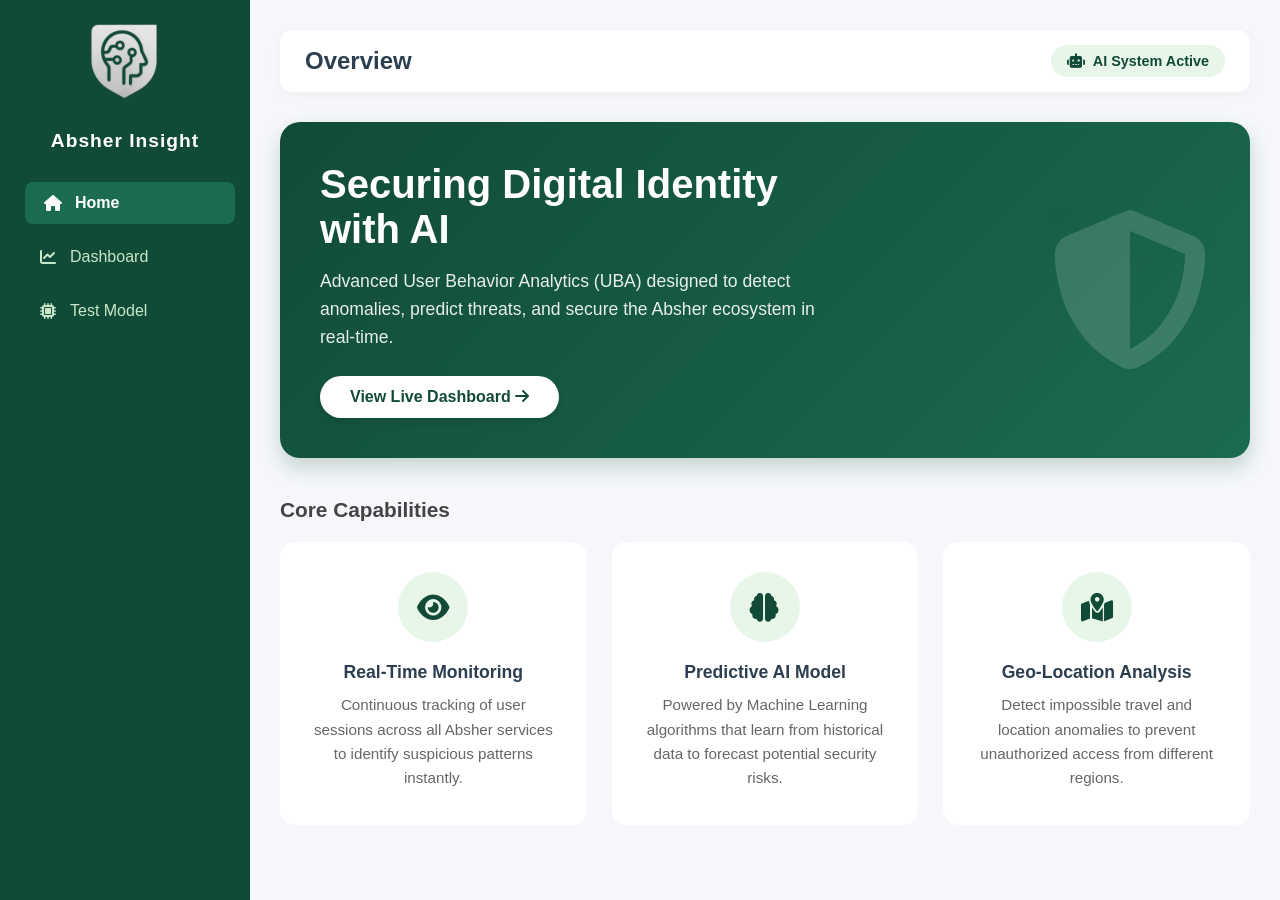
<file: dashboard/index.html>
<!DOCTYPE html>
<html lang="en">
<head>
    <meta charset="UTF-8">
    <link rel="stylesheet" href="style.css">
    <link rel="stylesheet" href="https://cdnjs.cloudflare.com/ajax/libs/font-awesome/6.4.0/css/all.min.css">
    <title>Absher Insight - Home</title>
</head>

<body>

    <div class="sidebar">
        <img src="assets/logo.png" class="logo">
        <h2>Absher Insight</h2>

        <ul>
            <li><a class="active" href="index.html"><i class="fas fa-home"></i> Home</a></li>
            <li><a href="dashboard.html"><i class="fas fa-chart-line"></i> Dashboard</a></li>
            <li><a href="test-model.html"><i class="fas fa-microchip"></i> Test Model</a></li>
        </ul>
    </div>

    <div class="main">
        <div class="navbar">
            <h1>Overview</h1>
            <div class="user"><i class="fas fa-robot"></i> AI System Active</div>
        </div>

        <div class="hero">
            <div class="hero-text">
                <h2>Securing Digital Identity with AI</h2>
                <p>Advanced User Behavior Analytics (UBA) designed to detect anomalies, predict threats, and secure the Absher ecosystem in real-time.</p>
                <a href="dashboard.html" class="btn-primary">View Live Dashboard <i class="fas fa-arrow-right"></i></a>
            </div>
            <div class="hero-image">
                <i class="fas fa-shield-halved big-icon"></i>
            </div>
        </div>

        <h3 class="section-title">Core Capabilities</h3>
        <div class="grid-3">
            <div class="feature-card">
                <div class="icon-box"><i class="fas fa-eye"></i></div>
                <h3>Real-Time Monitoring</h3>
                <p>Continuous tracking of user sessions across all Absher services to identify suspicious patterns instantly.</p>
            </div>
            <div class="feature-card">
                <div class="icon-box"><i class="fas fa-brain"></i></div>
                <h3>Predictive AI Model</h3>
                <p>Powered by Machine Learning algorithms that learn from historical data to forecast potential security risks.</p>
            </div>
            <div class="feature-card">
                <div class="icon-box"><i class="fas fa-map-marked-alt"></i></div>
                <h3>Geo-Location Analysis</h3>
                <p>Detect impossible travel and location anomalies to prevent unauthorized access from different regions.</p>
            </div>
        </div>
    </div>

</body>
</html>
</file>
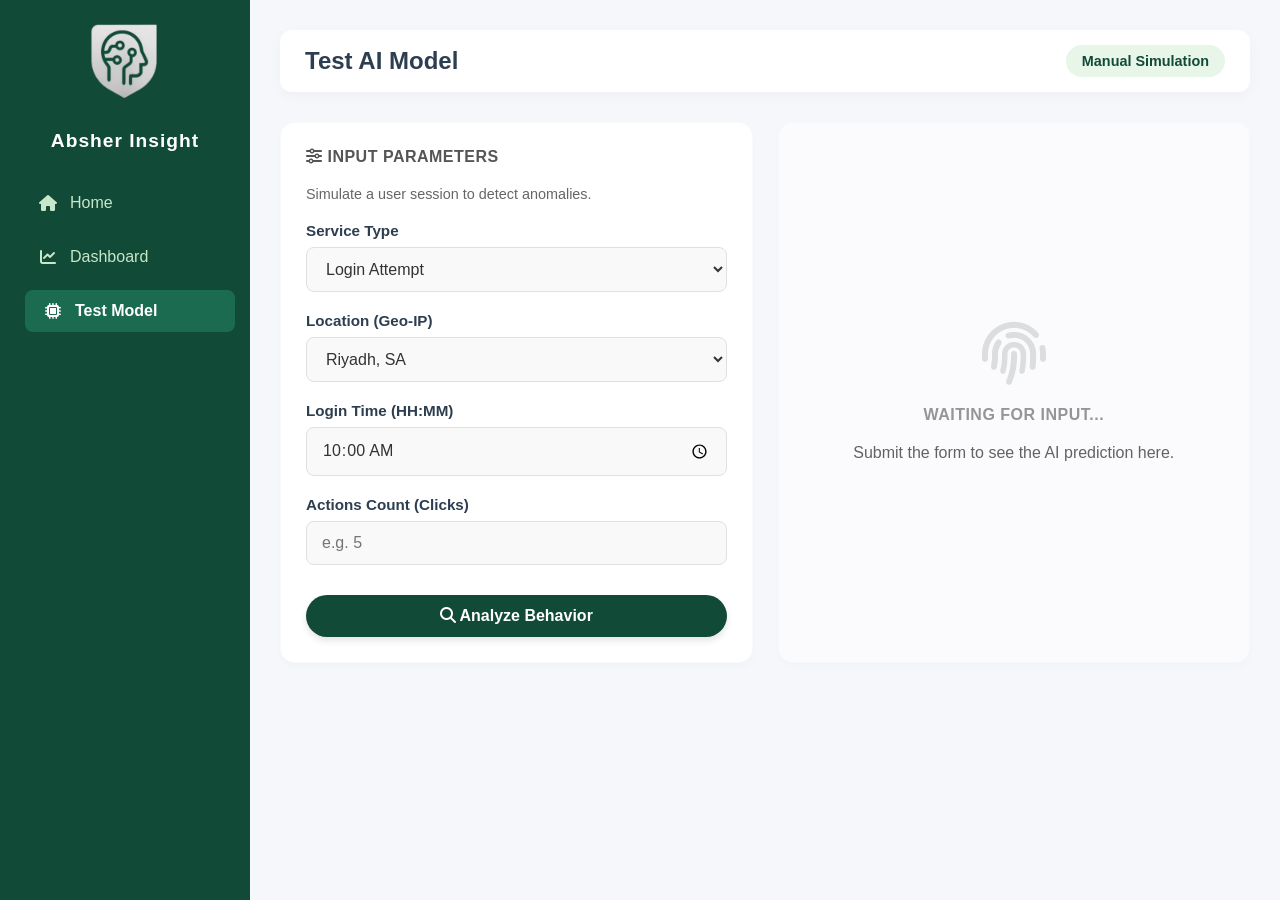
<file: dashboard/test-model.html>
<!DOCTYPE html>
<html lang="en">
<head>
    <meta charset="UTF-8">
    <link rel="stylesheet" href="style.css">
    <link rel="stylesheet" href="https://cdnjs.cloudflare.com/ajax/libs/font-awesome/6.4.0/css/all.min.css">
    <title>Absher Insight - Test Model</title>
</head>

<body>

    <div class="sidebar">
        <img src="assets/logo.png" class="logo">
        <h2>Absher Insight</h2>
        <ul>
            <li><a href="index.html"><i class="fas fa-home"></i> Home</a></li>
            <li><a href="dashboard.html"><i class="fas fa-chart-line"></i> Dashboard</a></li>
            <li><a class="active" href="test-model.html"><i class="fas fa-microchip"></i> Test Model</a></li>
        </ul>
    </div>

    <div class="main">
        <div class="navbar">
            <h1>Test AI Model</h1>
            <div class="user">Manual Simulation</div>
        </div>

        <div class="grid-2">
            <div class="card">
                <h3><i class="fas fa-sliders-h"></i> Input Parameters</h3>
                <p style="margin-bottom: 20px; color: #666; font-size: 0.9rem;">Simulate a user session to detect anomalies.</p>

                <div class="form-group">
                    <label>Service Type</label>
                    <select id="service" class="form-input">
                        <option value="Login">Login Attempt</option>
                        <option value="Payment">Traffic Payment</option>
                        <option value="Update">Profile Update</option>
                        <option value="Password">Password Reset</option>
                    </select>
                </div>

                <div class="form-group">
                    <label>Location (Geo-IP)</label>
                    <select id="location" class="form-input">
                        <option value="Riyadh">Riyadh, SA </option>
                        <option value="Jeddah">Jeddah, SA </option>
                        <option value="London">London, UK </option>
                        <option value="Moscow">Moscow, RU </option>
                    </select>
                </div>

                <div class="form-group">
                    <label>Login Time (HH:MM)</label>
                    <input id="time" type="time" class="form-input" value="10:00">
                </div>

                <div class="form-group">
                    <label>Actions Count (Clicks)</label>
                    <input id="actions" type="number" class="form-input" placeholder="e.g. 5" min="1">
                </div>

                <button class="btn-primary" style="width: 100%; margin-top: 10px;" onclick="predict()">
                    <i class="fas fa-search"></i> Analyze Behavior
                </button>
            </div>

            <div class="card" id="resultCard" style="display: flex; flex-direction: column; justify-content: center; align-items: center; text-align: center; opacity: 0.6;">
                <i class="fas fa-fingerprint" style="font-size: 4rem; color: #ccc; margin-bottom: 20px;" id="resultIcon"></i>
                <h3 id="resultTitle">Waiting for input...</h3>
                <p id="resultDesc">Submit the form to see the AI prediction here.</p>
                <div id="confidenceBox" style="display: none; margin-top: 15px; background: #eee; padding: 5px 15px; border-radius: 20px; font-weight: bold;">
                    Confidence: <span id="confidenceScore">-</span>
                </div>
            </div>
        </div>
    </div>

    <script src="test-model.js"></script>
</body>
</html>
</file>
<file: dashboard/style.css>
/* =========================================
   1. RESET & BASE STYLES
   ========================================= */
* {
    margin: 0;
    padding: 0;
    box-sizing: border-box;
    font-family: 'Segoe UI', Tahoma, Geneva, Verdana, sans-serif;
}

body {
    background-color: #f5f7fa;
    display: flex;
    min-height: 100vh;
}

a {
    text-decoration: none;
}

/* =========================================
   2. SIDEBAR STYLES
   ========================================= */
.sidebar {
    width: 250px;
    height: 100vh;
    background-color: #114b38; /* Absher Dark Green */
    color: #fff;
    padding: 20px;
    position: fixed;
    left: 0;
    top: 0;
    display: flex;
    flex-direction: column;
    z-index: 1000;
}

.sidebar .logo {
    width: 120px; /* حجم مناسب للشعار */
    margin: 0 auto 30px;
    display: block;
}

.sidebar h2 {
    text-align: center;
    margin-bottom: 30px;
    font-size: 1.2rem;
    color: #ffffff;
    letter-spacing: 1px;
}

.sidebar ul {
    list-style: none;
}

.sidebar ul li {
    margin-bottom: 12px;
}

.sidebar ul li a {
    color: #c8e6c9;
    font-size: 1rem;
    display: block;
    padding: 12px 15px;
    border-radius: 8px;
    transition: all 0.3s ease;
    display: flex;
    align-items: center;
}

.sidebar ul li a i {
    width: 25px;
    text-align: center;
    margin-right: 10px;
}

.sidebar ul li a:hover, 
.sidebar ul li a.active {
    background-color: #1b6b50;
    color: #fff;
    font-weight: 600;
    transform: translateX(5px);
}

/* =========================================
   3. MAIN CONTENT AREA
   ========================================= */
.main {
    margin-left: 250px; /* نفس عرض السايدبار */
    width: calc(100% - 250px);
    padding: 30px;
}

/* =========================================
   4. NAVBAR
   ========================================= */
.navbar {
    background: #fff;
    padding: 15px 25px;
    border-radius: 12px;
    box-shadow: 0 4px 15px rgba(0,0,0,0.03);
    margin-bottom: 30px;
    display: flex;
    justify-content: space-between;
    align-items: center;
}

.navbar h1 {
    font-size: 1.5rem;
    font-weight: 700;
    color: #2c3e50;
}

.navbar .user {
    background: #e8f5e9;
    padding: 8px 16px;
    border-radius: 20px;
    font-weight: 600;
    color: #114b38;
    font-size: 0.9rem;
    display: flex;
    align-items: center;
    gap: 8px;
}

/* =========================================
   5. GRID LAYOUTS
   ========================================= */
.grid-2 {
    display: grid;
    grid-template-columns: repeat(2, 1fr);
    gap: 25px;
    margin-bottom: 25px;
}

.grid-3 {
    display: grid;
    grid-template-columns: repeat(3, 1fr);
    gap: 25px;
    margin-bottom: 25px;
}

/* Responsive Grid */
@media (max-width: 1024px) {
    .grid-3 { grid-template-columns: repeat(2, 1fr); }
}

@media (max-width: 768px) {
    .sidebar { width: 70px; padding: 15px 10px; }
    .sidebar h2, .sidebar span, .sidebar .logo { display: none; } /* إخفاء النصوص والشعار */
    .sidebar ul li a i { margin-right: 0; font-size: 1.2rem; }
    .main { margin-left: 70px; width: calc(100% - 70px); }
    .grid-2, .grid-3 { grid-template-columns: 1fr; }
    .hero { flex-direction: column; text-align: center; }
    .hero-text { max-width: 100%; }
    .big-icon { display: none; }
}

/* =========================================
   6. CARDS & GENERAL UI
   ========================================= */
.card {
    background: #fff;
    padding: 25px;
    border-radius: 15px;
    box-shadow: 0 4px 6px rgba(0,0,0,0.02);
    border: 1px solid rgba(0,0,0,0.02);
    transition: transform 0.2s;
    height: 100%; /* لضمان تساوي الارتفاع في الجريد */
}

.card h3 {
    margin-bottom: 20px;
    color: #555;
    font-size: 1rem;
    text-transform: uppercase;
    font-weight: 600;
    letter-spacing: 0.5px;
}

/* Stats Numbers (Dashboard) */
.card div[id] {
    font-size: 2.2rem;
    font-weight: 800;
    color: #2c3e50;
}

/* Canvas Correction */
canvas {
    width: 100% !important;
    /* تمت إزالة الارتفاع الثابت للسماح للحاويات بالتحكم في الحجم */
}

/* =========================================
   7. HERO SECTION (HOME PAGE)
   ========================================= */
.hero {
    background: linear-gradient(135deg, #114b38 0%, #1b6b50 100%);
    color: white;
    padding: 40px;
    border-radius: 20px;
    display: flex;
    justify-content: space-between;
    align-items: center;
    margin-bottom: 40px;
    box-shadow: 0 10px 20px rgba(17, 75, 56, 0.2);
    position: relative;
    overflow: hidden;
}

.hero-text {
    max-width: 60%;
    z-index: 2;
}

.hero h2 {
    font-size: 2.5rem;
    margin-bottom: 15px;
    font-weight: 700;
}

.hero p {
    font-size: 1.1rem;
    margin-bottom: 25px;
    opacity: 0.9;
    line-height: 1.6;
}

.big-icon {
    font-size: 10rem;
    opacity: 0.15;
    color: #fff;
    position: absolute;
    right: 40px;
    top: 50%;
    transform: translateY(-50%);
}

/* =========================================
   8. FEATURE CARDS (HOME PAGE)
   ========================================= */
.section-title {
    margin-bottom: 20px;
    color: #444;
    font-size: 1.3rem;
    font-weight: 600;
}

.feature-card {
    background: #fff;
    padding: 30px;
    border-radius: 15px;
    text-align: center;
    transition: transform 0.3s ease, box-shadow 0.3s ease;
    border-bottom: 4px solid transparent;
    height: 100%;
}

.feature-card:hover {
    transform: translateY(-5px);
    box-shadow: 0 15px 30px rgba(0,0,0,0.08);
    border-bottom: 4px solid #114b38;
}

.icon-box {
    width: 70px;
    height: 70px;
    background-color: #e8f5e9;
    border-radius: 50%;
    display: flex;
    justify-content: center;
    align-items: center;
    margin: 0 auto 20px;
    color: #114b38;
    font-size: 1.8rem;
}

.feature-card h3 {
    margin-bottom: 10px;
    color: #2c3e50;
    font-size: 1.1rem;
}

.feature-card p {
    color: #666;
    font-size: 0.95rem;
    line-height: 1.6;
}

/* =========================================
   9. BUTTONS
   ========================================= */
.btn-primary, .btn {
    display: inline-block;
    background-color: #fff;
    color: #114b38;
    padding: 12px 30px;
    border-radius: 30px;
    text-decoration: none;
    font-weight: bold;
    border: none;
    cursor: pointer;
    transition: all 0.3s ease;
    box-shadow: 0 4px 6px rgba(0,0,0,0.1);
    font-size: 1rem;
}

/* زر خاص للفورم يكون أخضر */
button.btn-primary {
    background-color: #114b38;
    color: #fff;
}

button.btn-primary:hover {
    background-color: #0d3b2c;
    transform: translateY(-2px);
    box-shadow: 0 6px 12px rgba(17, 75, 56, 0.3);
}

a.btn-primary:hover {
    transform: translateY(-3px);
    box-shadow: 0 6px 12px rgba(0,0,0,0.2);
    background-color: #f0f0f0;
}

/* =========================================
   10. FORMS (TEST MODEL PAGE)
   ========================================= */
.form-group {
    margin-bottom: 20px;
}

.form-group label {
    display: block;
    margin-bottom: 8px;
    font-weight: 600;
    color: #2c3e50;
    font-size: 0.95rem;
}

.form-input, select, input {
    width: 100%;
    padding: 12px 15px;
    border: 1px solid #e0e0e0;
    border-radius: 8px;
    font-size: 1rem;
    background-color: #f9f9f9;
    transition: 0.3s;
    color: #333;
}

.form-input:focus, select:focus, input:focus {
    border-color: #114b38;
    background-color: #fff;
    outline: none;
    box-shadow: 0 0 0 3px rgba(17, 75, 56, 0.1);
}

/* =========================================
   11. ANIMATIONS
   ========================================= */
.fa-spin {
    animation: fa-spin 2s infinite linear;
}

@keyframes fa-spin {
    0% { transform: rotate(0deg); }
    100% { transform: rotate(360deg); }
}
</file>
